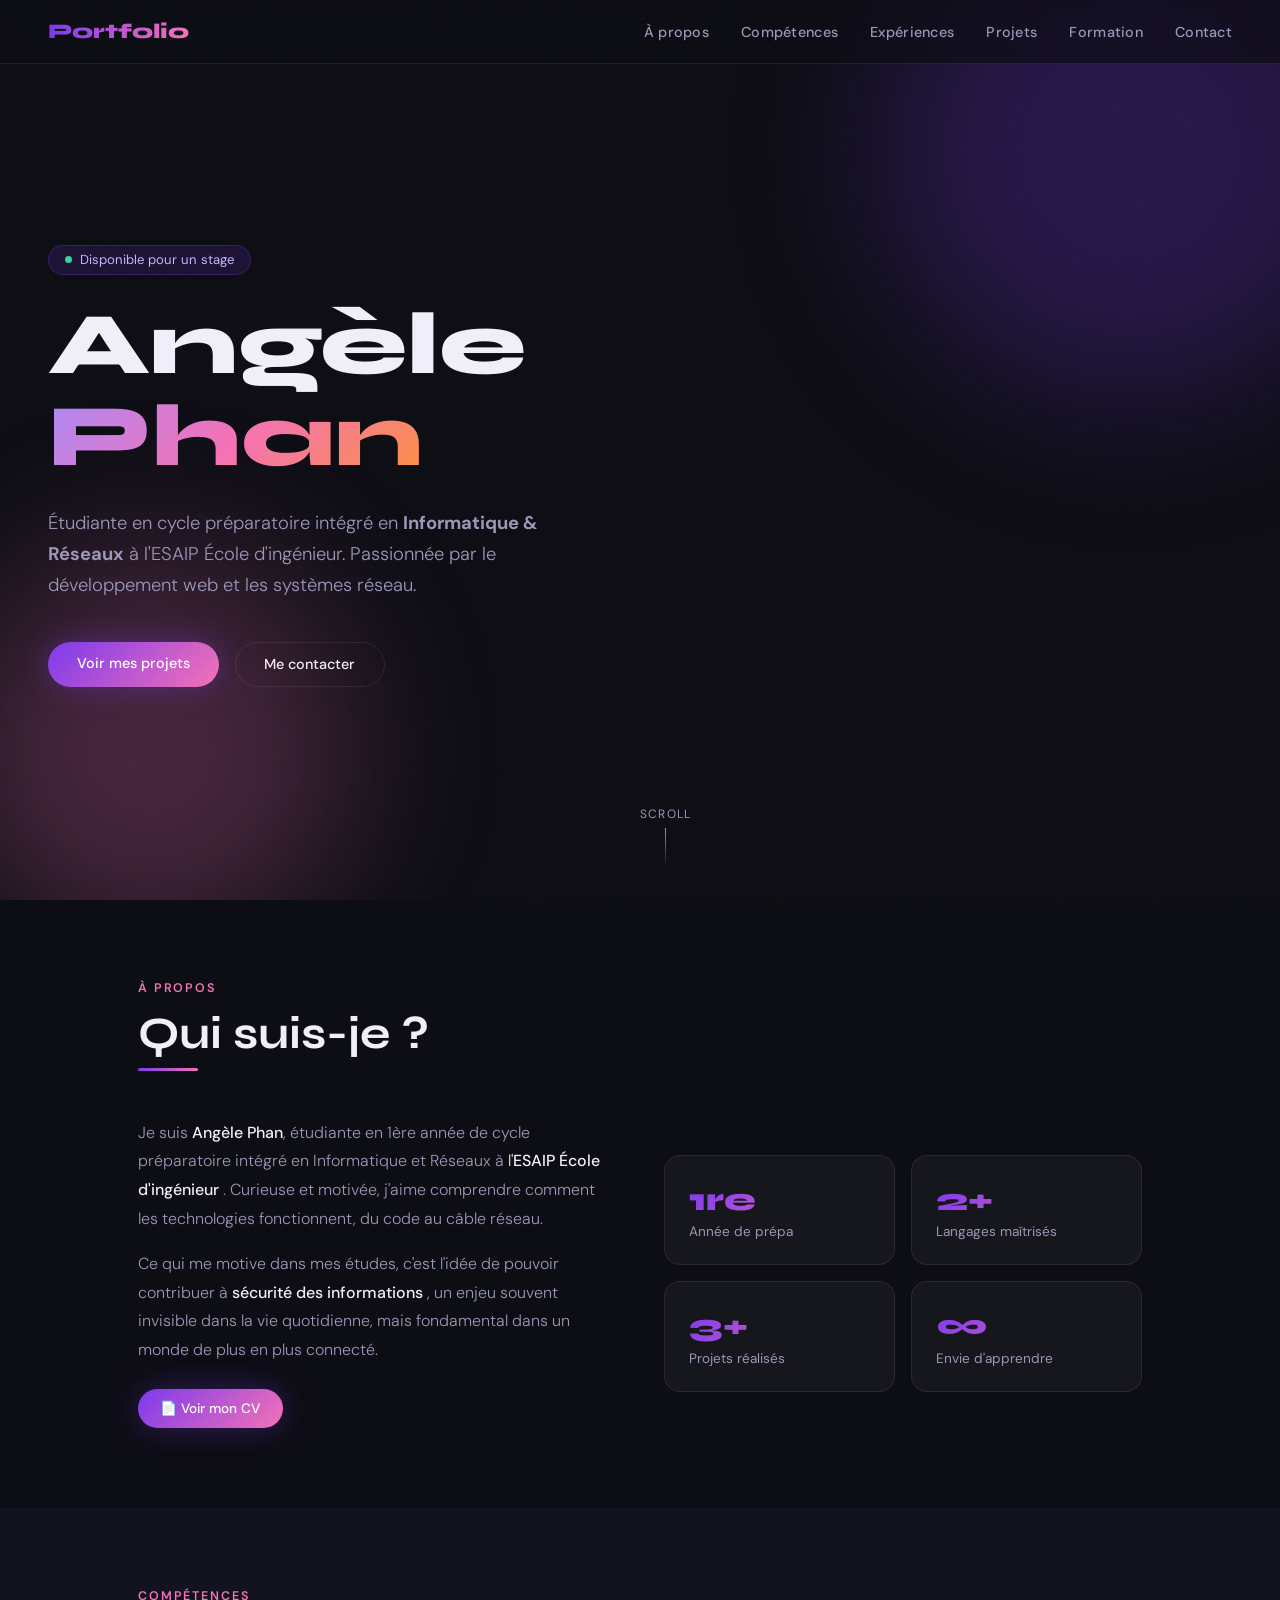
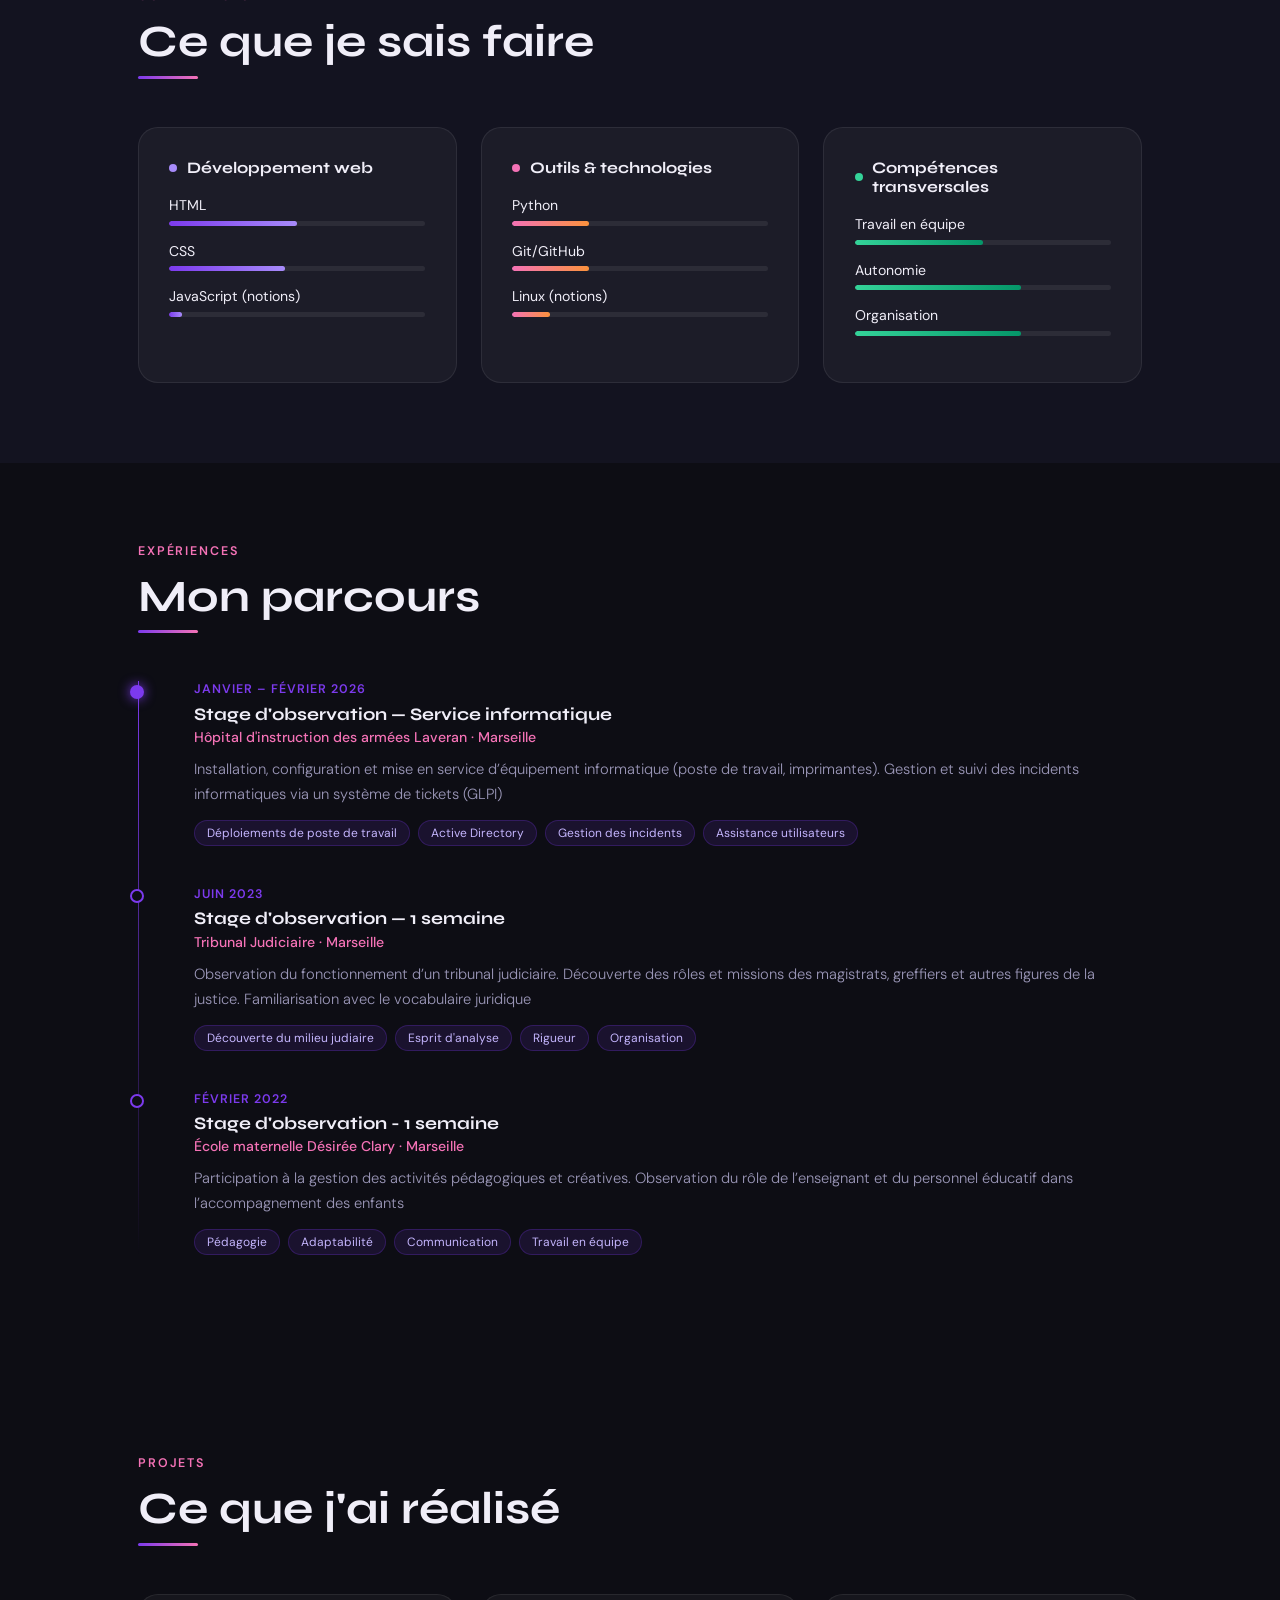
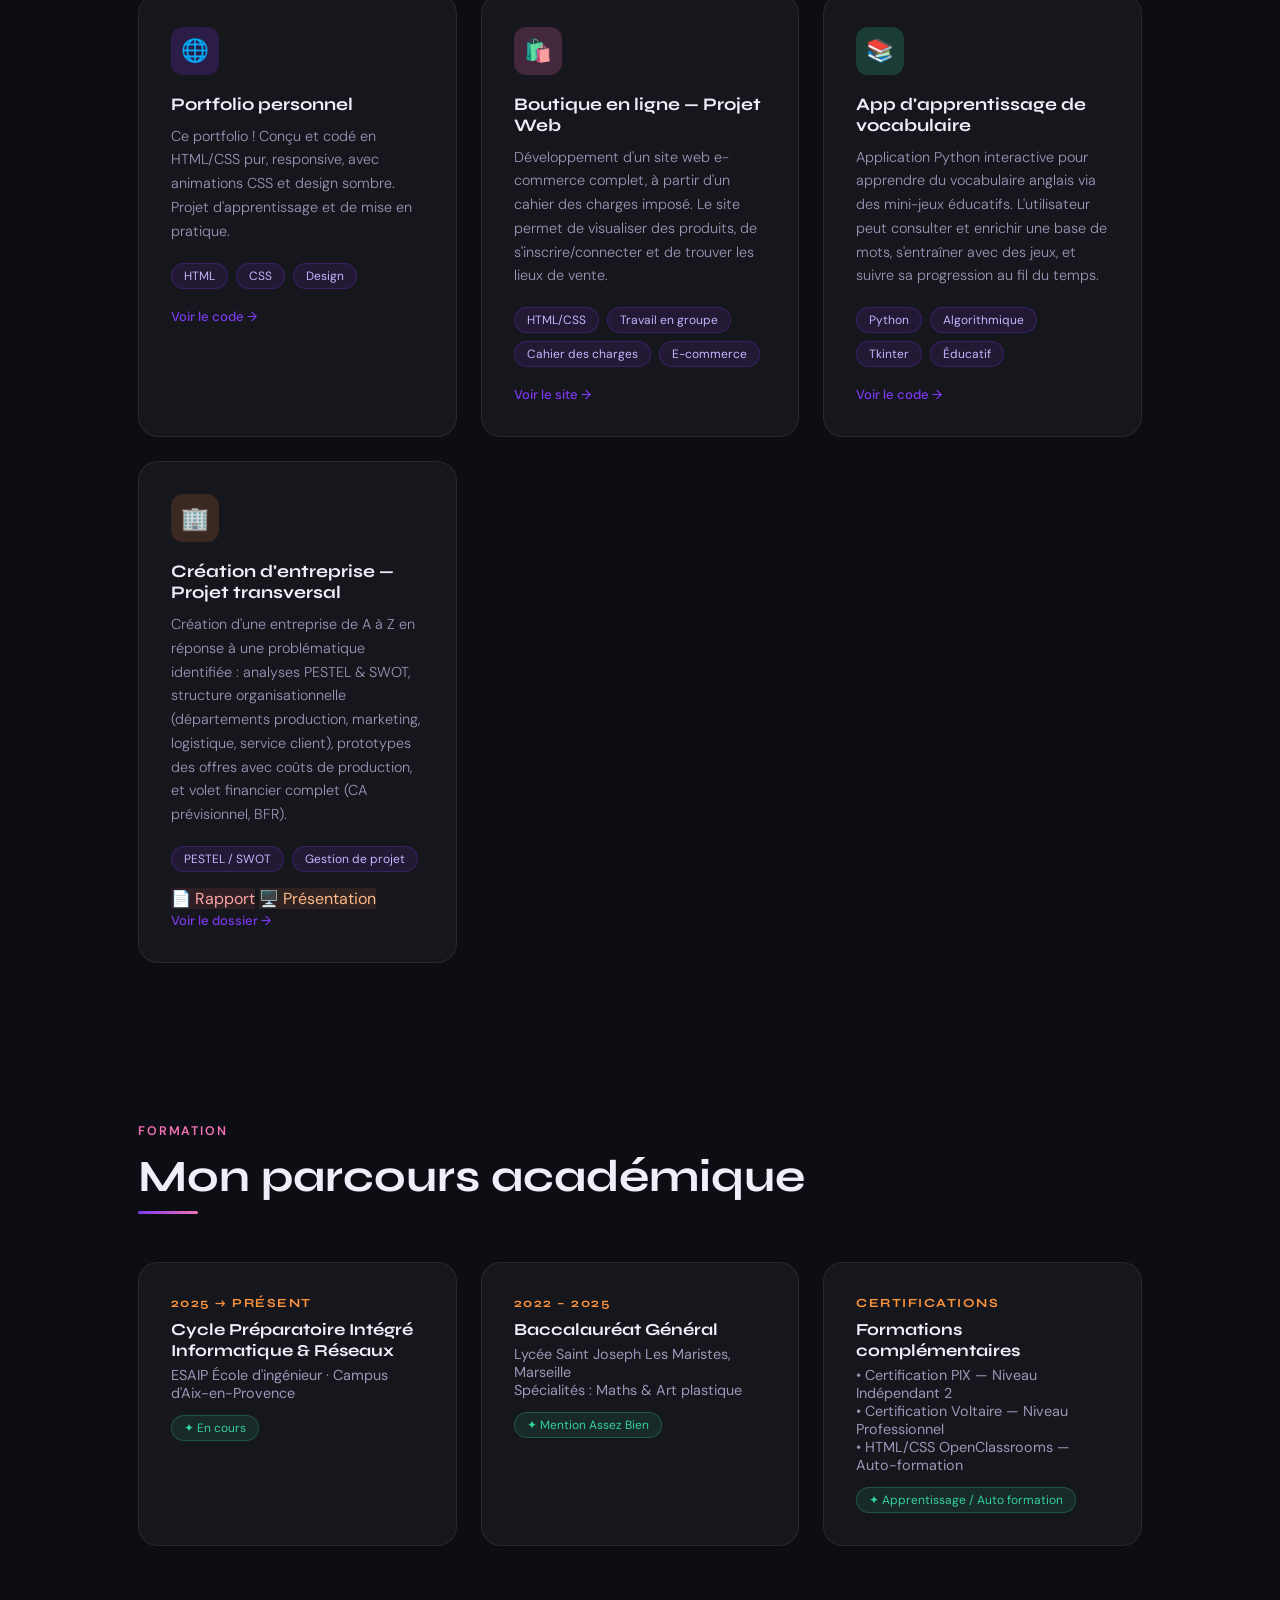
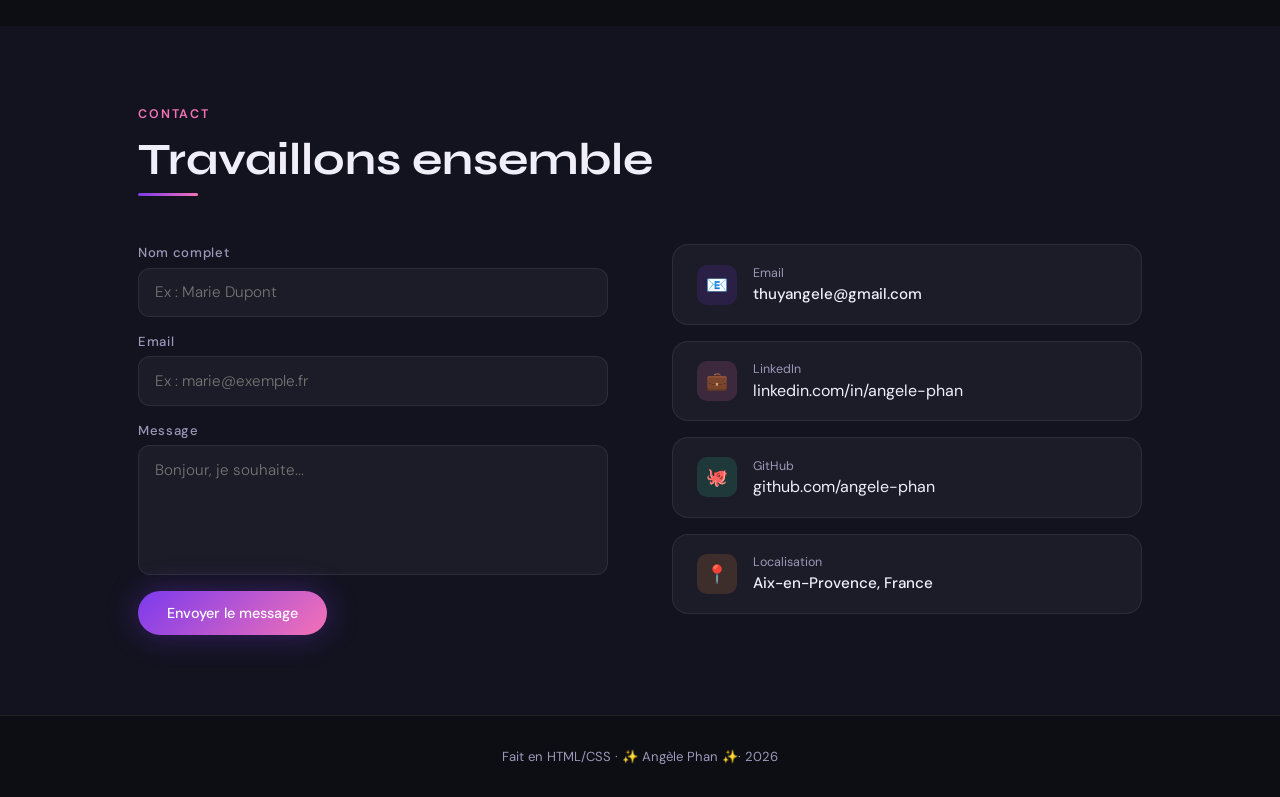
<file: index.html>
<!DOCTYPE html>
<html lang="fr">
<head>
  <meta charset="UTF-8" />
  <meta name="viewport" content="width=device-width, initial-scale=1.0"/>
  <title>Portfolio — Angèle Phan</title>
  <link href="https://fonts.googleapis.com/css2?family=Syne:wght@400;600;700;800&family=DM+Sans:ital,wght@0,300;0,400;0,500;1,300&display=swap" 
  rel="stylesheet"/>
  <link rel="stylesheet" href="styles.css">

</head>
<body>
 
  <!-- NAV -->
  <nav>
    <div class="nav-logo">Portfolio </div>
    <ul>
      <li><a href="#about">À propos</a></li>
      <li><a href="#skills">Compétences</a></li>
      <li><a href="#experience">Expériences</a></li>
      <li><a href="#projects">Projets</a></li>
      <li><a href="#formation">Formation</a></li>
      <li><a href="#contact">Contact</a></li>
    </ul>
  </nav>

  <!-- HERO -->
  <div id="hero">
    <div class="blob blob-1"></div>
    <div class="blob blob-2"></div>
    <div class="hero-inner">
      <div class="hero-tag">Disponible pour un stage</div>
      <h1>Angèle<br><span class="grad">Phan </span></h1>
      <p class="hero-sub">
        Étudiante en cycle préparatoire intégré en <strong>Informatique & Réseaux</strong> à l'ESAIP École d'ingénieur.
        Passionnée par le développement web et les systèmes réseau.
      </p>
      <div class="hero-btns">
        <a href="#projects" class="btn btn-primary">Voir mes projets</a>
        <a href="#contact" class="btn btn-outline">Me contacter</a>
      </div>
    </div>
    <div class="hero-scroll">
      <span>Scroll</span>
      <div class="scroll-line"></div>
    </div>
  </div>

  <!-- ABOUT -->
  <section id="about">
    <div class="section-label">À propos</div>
    <h2 class="section-title">Qui suis-je ?</h2>
    <div class="section-line"></div>
    <div class="about-grid">
      <div class="about-text">
        <p>
          Je suis <strong>Angèle Phan</strong>, étudiante en 1ère année de cycle préparatoire intégré 
          en Informatique et Réseaux à <a href="https://www.esaip.org/" target="_blank" style="color: var(--text); text-decoration: none;"> 
            l'<strong>ESAIP École d'ingénieur</strong> </a>. Curieuse et motivée, j'aime comprendre comment les technologies 
          fonctionnent, du code au câble réseau.
        </p>
        <!--
        <p>
          En dehors des cours, je code des petits projets web pour pratiquer le <strong>HTML/CSS</strong> 
          et j'explore le <strong>Python</strong> pour automatiser des tâches du quotidien. 
          J'aime apprendre en faisant.
        </p>
        -->
        <p>
          Ce qui me motive dans mes études, c'est l'idée de pouvoir contribuer à <strong>sécurité des informations</strong> , 
          un enjeu souvent invisible dans la vie quotidienne, mais fondamental dans un monde de plus en plus connecté.
        </p>
        
        <div style="margin-top:1.5rem;">
          <a href="https://www.dropbox.com/scl/fi/mvnaesa1ryqredbvmkary/CV-Ang-le-PHAN-STAGE.pdf?rlkey=klcl9we9r56rt7zc97gp1j2vx&st=7s4zgbva&dl=0" 
          target="_blank" class="btn btn-primary" style="font-size:0.85rem; padding: 0.7rem 1.4rem;">
            📄 Voir mon CV
          </a>
        </div>
      </div>
      <div class="about-stats">
        <div class="stat-card">
          <div class="stat-num">1re</div>
          <div class="stat-label">Année de prépa</div>
        </div>
        <div class="stat-card">
          <div class="stat-num">2+</div>
          <div class="stat-label">Langages maîtrisés</div>
        </div>
        <div class="stat-card">
          <div class="stat-num">3+</div>
          <div class="stat-label">Projets réalisés</div>
        </div>
        <div class="stat-card">
          <div class="stat-num">∞</div>
          <div class="stat-label">Envie d'apprendre</div>
        </div>
      </div>
    </div>
  </section>

  <!-- SKILLS -->
  <div id="skills">
    <div class="inner">
      <div class="section-label">Compétences</div>
      <h2 class="section-title">Ce que je sais faire</h2>
      <div class="section-line"></div>
      <div class="skills-grid">

        <div class="skill-category">
          <div class="skill-cat-title">
            <div class="skill-dot" style="background:#A78BFA"></div>
            Développement web
          </div>
          <div class="skill-item">
            <div class="skill-info">
              <span class="skill-name">HTML</span>
              <!--<span class="skill-pct">50%</span>-->
            </div>
            <div class="skill-bar">
              <div class="skill-fill" data-w="50" style="background: linear-gradient(90deg, #7C3AED, #A78BFA)"></div>
            </div>
          </div>
          <div class="skill-item">
            <div class="skill-info">
              <span class="skill-name">CSS</span>
              <!--<span class="skill-pct">45%</span>-->
            </div>
            <div class="skill-bar">
              <div class="skill-fill" data-w="45" style="background: linear-gradient(90deg, #7C3AED, #A78BFA)"></div>
            </div>
          </div>
          <div class="skill-item">
            <div class="skill-info">
              <span class="skill-name">JavaScript (notions)</span>
              <!--<span class="skill-pct">10%</span>-->
            </div>
            <div class="skill-bar">
              <div class="skill-fill" data-w="5" style="background: linear-gradient(90deg, #7C3AED, #A78BFA)"></div>
            </div>
          </div>
        </div>

        <div class="skill-category">
          <div class="skill-cat-title">
            <div class="skill-dot" style="background:#F472B6"></div>
            Outils & technologies
          </div>
          <div class="skill-item">
            <div class="skill-info">
              <span class="skill-name">Python</span>
              <!--<span class="skill-pct">30%</span>-->
            </div>
            <div class="skill-bar">
              <div class="skill-fill" data-w="30" style="background: linear-gradient(90deg, #F472B6, #FB923C)"></div>
            </div>
          </div>
          <div class="skill-item">
            <div class="skill-info">
              <span class="skill-name">Git/GitHub</span>
              <!--<span class="skill-pct">30%</span>-->
            </div>
            <div class="skill-bar">
              <div class="skill-fill" data-w="30" style="background: linear-gradient(90deg, #F472B6, #FB923C)"></div>
            </div>
          </div>
          <div class="skill-item">
            <div class="skill-info">
              <span class="skill-name">Linux (notions)</span>
              <!--<span class="skill-pct">20%</span>-->
            </div>
            <div class="skill-bar">
              <div class="skill-fill" data-w="15" style="background: linear-gradient(90deg, #F472B6, #FB923C)"></div>
            </div>
          </div>
        </div>

        <div class="skill-category">
          <div class="skill-cat-title">
            <div class="skill-dot" style="background:#34D399"></div>
          Compétences transversales
          </div>
          <div class="skill-item">
            <div class="skill-info">
              <span class="skill-name"> Travail en équipe </span>
              <!--<span class="skill-pct">50%</span>-->
            </div>
            <div class="skill-bar">
              <div class="skill-fill" data-w="50" style="background: linear-gradient(90deg, #34D399, #059669)"></div>
            </div>
          </div>
          <div class="skill-item">
            <div class="skill-info">
              <span class="skill-name">Autonomie</span>
              <!--<span class="skill-pct">65%</span>-->
            </div>
            <div class="skill-bar">
              <div class="skill-fill" data-w="65" style="background: linear-gradient(90deg, #34D399, #059669)"></div>
            </div>
          </div>
          <div class="skill-item">
            <div class="skill-info">
              <span class="skill-name">Organisation </span>
              <!--<span class="skill-pct">45%</span>-->
            </div>
            <div class="skill-bar">
              <div class="skill-fill" data-w="65" style="background: linear-gradient(90deg, #34D399, #059669)"></div>
            </div>
          </div>
        </div>

      </div>
    </div>
  </div>

  <!-- EXPERIENCE --> 
  <section id="experience">
    <div class="section-label">Expériences</div>
    <h2 class="section-title">Mon parcours</h2>
    <div class="section-line"></div>
    <div class="timeline">

      <div class="timeline-item">
        <div class="timeline-dot active"></div>
        <div class="t-date">Janvier – Février 2026</div>
        
        <div class="t-title">Stage d'observation — Service informatique</div>
        <div class="t-company"> <a href="https://hialaveran.sante.defense.gouv.fr/" target="_blank" style=" text-decoration: none; color: #F472B6;"> 
             Hôpital d'instruction des armées Laveran · Marseille </a></div>
        <div class="t-desc">
          Installation, configuration et mise en service d’équipement informatique (poste de travail, imprimantes).
          Gestion et suivi des incidents informatiques via un système de tickets (GLPI) 
        </div>
        <div class="t-tags">
          <span class="tag">Déploiements de poste de travail </span>
          <span class="tag">Active Directory </span>
          <span class="tag">Gestion des incidents</span>
          <span class="tag"> Assistance utilisateurs </span>
        </div>
      </div>

      <div class="timeline-item">
        <div class="timeline-dot"></div>
        <div class="t-date">Juin 2023</div>
        <div class="t-title">Stage d'observation — 1 semaine</div>

        <div class="t-company"> <a href="https://www.justice.gouv.fr/annuaire/fiche/tribunal-judiciaire-de-marseille" target="_blank" style=" text-decoration: none; color: #F472B6;"> 
            Tribunal Judiciaire · Marseille</a></div>
        <div class="t-desc">
          Observation du fonctionnement d’un tribunal judiciaire.
          Découverte des rôles et missions des magistrats, greffiers et autres figures de la justice.
          Familiarisation avec le vocabulaire juridique
        </div>
        <div class="t-tags">
          <span class="tag">Découverte du milieu judiaire</span>
          <span class="tag">Esprit d'analyse </span>
          <span class="tag">Rigueur </span>
          <span class="tag">Organisation </span>
        </div>
      </div>

      <div class="timeline-item">
        <div class="timeline-dot"></div>
        <div class="t-date">Février 2022</div>
        <div class="t-title">Stage d'observation - 1 semaine </div> 
        <div class="t-company"> <a href="https://www.education.gouv.fr/annuaire/13002/marseille-2e-arrondissement/ecole/0133819f/ecole-maternelle-desiree-clary.html" target="_blank" style=" text-decoration: none; color: #F472B6;"> 
          École maternelle Désirée Clary · Marseille</a></div>
        <div class="t-desc"> 
          Participation à la gestion des activités pédagogiques et créatives.
          Observation du rôle de l’enseignant et du personnel éducatif dans l’accompagnement des enfants
          
        </div>
        <div class="t-tags">
          <span class="tag">Pédagogie</span>
          <span class="tag">Adaptabilité</span>
          <span class="tag">Communication</span>
          <span class="tag">Travail en équipe</span>
        </div>
      </div>

    </div>
  </section>

  <!-- PROJECTS -->
  <section id="projects">
    <div class="section-label">Projets</div>
    <h2 class="section-title">Ce que j'ai réalisé</h2>
    <div class="section-line"></div>
    <div class="projects-grid">

      <div class="project-card p1">
        <div class="project-icon">🌐</div>
        <div class="project-title">Portfolio personnel</div>
        <div class="project-desc">
          Ce portfolio ! Conçu et codé en HTML/CSS pur, responsive, 
          avec animations CSS et design sombre. Projet d'apprentissage et de mise en pratique.
        </div>
        <div class="t-tags" style="margin-bottom:1rem;">
          <span class="tag">HTML</span>
          <span class="tag">CSS</span>
          <span class="tag">Design</span>
        </div>
        <a href="#" class="project-link">Voir le code →</a>
      </div>

      <div class="project-card p2">
        <div class="project-icon">🛍️</div>
        <div class="project-title">Boutique en ligne — Projet Web</div>
        <div class="project-desc">
          Développement d'un site web e-commerce complet, à partir d'un cahier des charges imposé. 
          Le site permet de visualiser des produits, de s'inscrire/connecter et de trouver les lieux de vente.
          
        </div>
        <div class="t-tags" style="margin-bottom:1rem;">
          <span class="tag">HTML/CSS</span>
          <span class="tag">Travail en groupe</span>
          <span class="tag">Cahier des charges</span>
          <span class="tag">E-commerce</span>
        </div>
        <a href="https://faustine-rubio.github.io/site-web-tecnordi/" class="project-link">Voir le site →</a>
      </div>

      <div class="project-card p3">
        <div class="project-icon">📚</div>
        <div class="project-title">App d'apprentissage de vocabulaire</div>
        <div class="project-desc">
          Application Python interactive pour apprendre du vocabulaire anglais via des mini-jeux éducatifs. 
          L'utilisateur peut consulter et enrichir une base de mots, s'entraîner avec des jeux, 
          et suivre sa progression au fil du temps.
        </div>
        <div class="t-tags" style="margin-bottom:1rem;">
          <span class="tag">Python</span>
          <span class="tag">Algorithmique</span>
          <span class="tag">Tkinter</span>
          <span class="tag">Éducatif</span>
        </div>
        <a href="coming-soon.html" class="project-link">Voir le code →</a>
      </div>

      <div class="project-card p1">
        <div class="project-icon" style="background:rgba(251,146,60,0.15);">🏢</div>
        <div class="project-title">Création d'entreprise — Projet transversal</div>
        <div class="project-desc">
          Création d'une entreprise de A à Z en réponse à une problématique identifiée : 
          analyses PESTEL & SWOT, structure organisationnelle (départements production, marketing, logistique, service client), 
          prototypes des offres avec coûts de production, et volet financier complet (CA prévisionnel, BFR).
        </div>
        <div class="t-tags" style="margin-bottom:1rem;">
          <span class="tag">PESTEL / SWOT</span>
          <span class="tag">Gestion de projet</span>
        </div>
        <!--<a href="LIEN_EXCEL" target="_blank" style="text-decoration: none" class="doc-btn blue">📊 Tableur Excel</a> -->
        <a href="https://www.dropbox.com/scl/fi/r0wmyofup1t0fkpnidy3b/Rapport-Fonctionnement-de-l-entreprise.docx?rlkey=e4gzt9fl1cwoml8eqkgsjq2bp&st=14ibxx5k&dl=0" 
        target="_blank" style="text-decoration: none" class="doc-btn red">
        📄 Rapport</a> 

        <a href="https://www.dropbox.com/scl/fi/myknugyp3vwopqgj2lh55/Pr-sentation-fonctionnement-de-l-entreprise.pdf?rlkey=fuvmcngmnpcrpr6eicp54jhws&st=tti41x74&dl=0" 
        target="_blank" style="text-decoration: none" class="doc-btn orange">
          🖥️ Présentation</a>

        <a href="#" class="project-link">Voir le dossier → </a>
      </div>

    </div>
  </section>

  <!-- FORMATION -->
  <section id="formation">
    <div class="section-label">Formation</div>
    <h2 class="section-title">Mon parcours académique</h2>
    <div class="section-line"></div>
    <div class="formation-grid">

      <div class="formation-card">
        <div class="formation-year">2025 → Présent</div>
        <div class="formation-title">Cycle Préparatoire Intégré<br>Informatique & Réseaux</div>
        <div class="formation-school">ESAIP École d'ingénieur · Campus d'Aix-en-Provence</div>
        <div class="formation-badge">✦ En cours</div>
      </div>

      <div class="formation-card">
        <div class="formation-year">2022 – 2025</div>
        <div class="formation-title">Baccalauréat Général</div>
        <div class="formation-school">Lycée Saint Joseph Les Maristes, Marseille<br>
          Spécialités : Maths & Art plastique</div>
        <div class="formation-badge">✦ Mention Assez Bien</div>
      </div>

      <div class="formation-card">
        <div class="formation-year">Certifications</div>
        <div class="formation-title">Formations complémentaires</div>
        <div class="formation-school">
          • Certification PIX — Niveau Indépendant 2<br>
          • Certification Voltaire — Niveau Professionnel<br>
          • HTML/CSS OpenClassrooms — Auto-formation
        </div>
        <div class="formation-badge">✦ Apprentissage / Auto formation</div>
      </div>

    </div>
  </section>
 
  <!-- CONTACT -->
  <div id="contact">
    <div class="inner">
      <div class="section-label">Contact</div>
      <h2 class="section-title">Travaillons ensemble</h2>
      <div class="section-line"></div>
      <div class="contact-grid">

        <form class="contact-form" action="https://formspree.io/f/xrevgnjd" method="post">
          <div class="form-group">
            <label>Nom complet</label>
            <input type="text" placeholder="Ex : Marie Dupont" />
          </div>
          <div class="form-group">
            <label>Email</label>
            <input type="email" placeholder="Ex : marie@exemple.fr" />
          </div>
          <div class="form-group">
            <label>Message</label>
            <textarea placeholder="Bonjour, je souhaite..."></textarea>
          </div>
          <button type="submit" class="btn btn-primary" style="align-self:flex-start;">Envoyer le message</button>
        </form>

        <div class="contact-info">

          <div class="contact-item">
            <div class="ci-icon" style="background:rgba(124,58,237,0.15);">📧</div>
            <div>
              <div class="ci-label">Email</div>
              <div class="ci-value">thuyangele@gmail.com</div>
            </div>
          </div>

          <a href="https://www.linkedin.com/in/angele-phan"  target="_blank" style="color: var(--text); text-decoration: none;">
          <div class="contact-item">
            <div class="ci-icon" style="background:rgba(244,114,182,0.15);">💼</div>
            <div>
              <div class="ci-label">LinkedIn</div>
              linkedin.com/in/angele-phan
            </div>
          </div>
          </a>

          <a href="https://github.com/angele-phan" target="_blank" style="color: var(--text); text-decoration: none;">
          
            <div class="contact-item">
            <div class="ci-icon" style="background:rgba(52,211,153,0.15);">🐙</div>
            <div>
              <div class="ci-label">GitHub</div>
                github.com/angele-phan <!--Texte que je mets dans la div -->
            </div>
          </div>

          </a>


          <div class="contact-item">
            <div class="ci-icon" style="background:rgba(251,146,60,0.15);">📍</div>
            <div>
              <div class="ci-label">Localisation</div>
              <div class="ci-value">Aix-en-Provence, France</div>
            </div>
          </div>

        </div>

      </div>
    </div>
  </div>

  <!-- FOOTER -->
  <footer>
    Fait en HTML/CSS · ✨ Angèle Phan ✨· 2026
  </footer>

  <script>
    // Animate skill bars on scroll
    const fills = document.querySelectorAll('.skill-fill');
    const observer = new IntersectionObserver((entries) => {
      entries.forEach(e => {
        if (e.isIntersecting) {
          fills.forEach(f => { f.style.width = f.dataset.w + '%'; });
          observer.disconnect();
        }
      });
    }, { threshold: 0.3 });
    const skillSection = document.querySelector('#skills');
    if (skillSection) observer.observe(skillSection);

    // Animate timeline items
    const tlItems = document.querySelectorAll('.timeline-item');
    const tlObserver = new IntersectionObserver((entries) => {
      entries.forEach((e, i) => {
        if (e.isIntersecting) {
          e.target.style.animationDelay = (i * 0.1) + 's';
          e.target.style.animationPlayState = 'running';
        }
      });
    }, { threshold: 0.1 });
    tlItems.forEach(item => {
      item.style.animationPlayState = 'paused';
      tlObserver.observe(item);
    });
  </script>

</body>
</html>
</file>
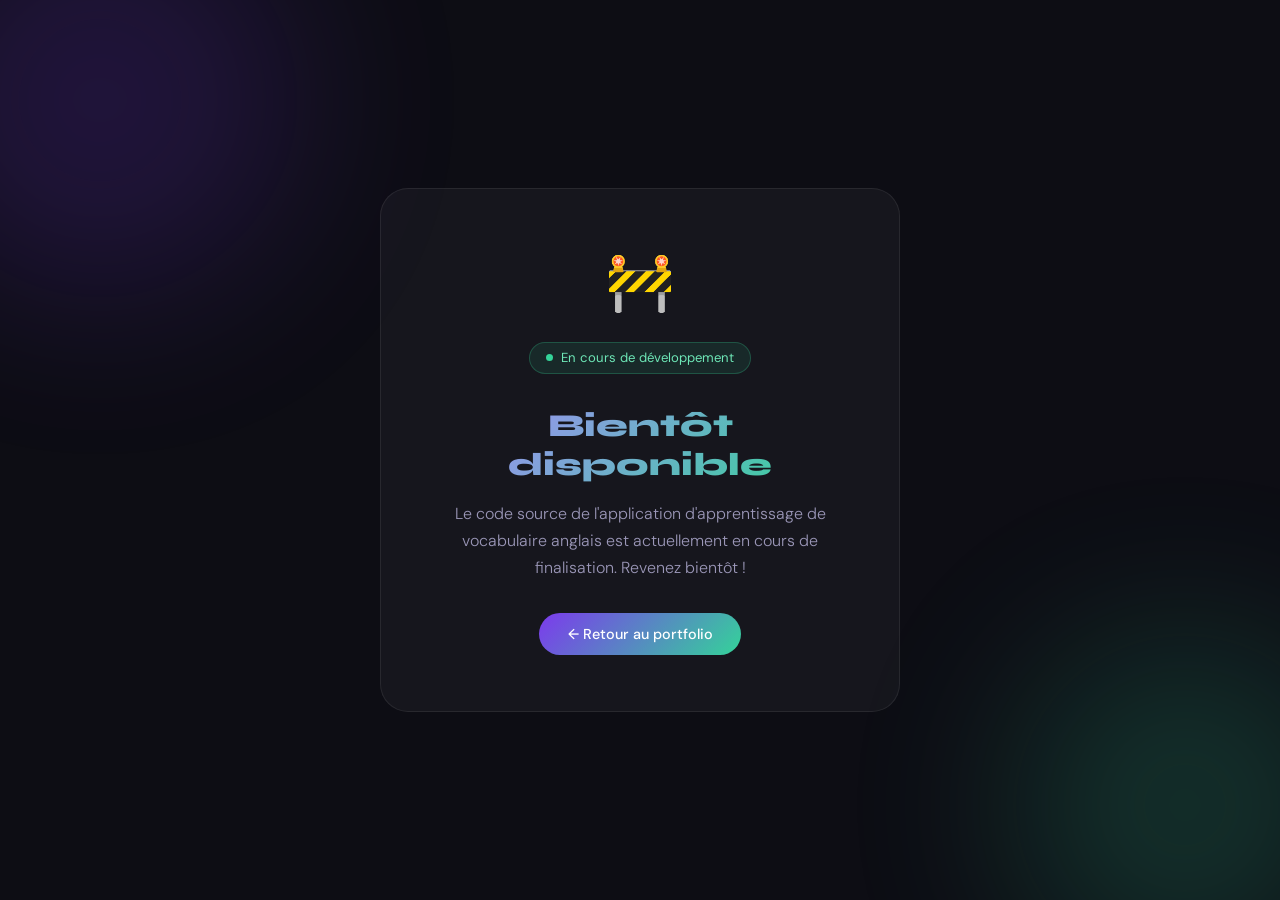
<file: coming-soon.html>
<!DOCTYPE html>
<html lang="fr">
<head>
  <meta charset="UTF-8"/>
  <meta name="viewport" content="width=device-width, initial-scale=1.0"/>
  <title>Bientôt disponible — Angèle Phan</title>
  <link href="https://fonts.googleapis.com/css2?family=Syne:wght@700;800&family=DM+Sans:wght@300;400;500&display=swap" rel="stylesheet"/>
  <style>
    *, *::before, *::after { box-sizing: border-box; margin: 0; padding: 0; }

    body {
      font-family: 'DM Sans', sans-serif;
      background: #0D0D14;
      color: #F0EEF8;
      min-height: 100vh;
      display: flex;
      flex-direction: column;
      align-items: center;
      justify-content: center;
      text-align: center;
      padding: 2rem;
      overflow: hidden;
    }

    .blob {
      position: fixed;
      border-radius: 50%;
      filter: blur(90px);
      opacity: 0.18;
      pointer-events: none;
    }

    .b1 { width: 400px; height: 400px; background: #7C3AED; top: -100px; left: -100px; }
    .b2 { width: 350px; height: 350px; background: #34D399; bottom: -80px; right: -80px; }

    .card {
      position: relative;
      z-index: 1;
      background: rgba(255,255,255,0.04);
      border: 1px solid rgba(255,255,255,0.08);
      border-radius: 28px;
      padding: 3.5rem 4rem;
      max-width: 520px;
      width: 100%;
    }

    .icon {
      font-size: 3.5rem;
      margin-bottom: 1.5rem;
      animation: float 3s ease-in-out infinite;
    }

    @keyframes float {
      0%, 100% { transform: translateY(0); }
      50% { transform: translateY(-10px); }
    }

    h1 {
      font-family: 'Syne', sans-serif;
      font-size: 2rem;
      font-weight: 800;
      margin-bottom: 1rem;
      background: linear-gradient(135deg, #A78BFA, #34D399);
      -webkit-background-clip: text;
      -webkit-text-fill-color: transparent;
      background-clip: text;
    }

    p {
      color: #9B97B8;
      font-size: 1rem;
      line-height: 1.7;
      font-weight: 300;
      margin-bottom: 2rem;
    }

    .badge {
      display: inline-flex;
      align-items: center;
      gap: 0.5rem;
      background: rgba(52,211,153,0.1);
      border: 1px solid rgba(52,211,153,0.25);
      color: #6EE7B7;
      font-size: 0.82rem;
      padding: 0.4rem 1rem;
      border-radius: 999px;
      margin-bottom: 2rem;
    }

    .dot {
      width: 7px; height: 7px;
      border-radius: 50%;
      background: #34D399;
      animation: pulse 2s ease infinite;
    }

    @keyframes pulse {
      0%,100% { opacity:1; transform:scale(1); }
      50% { opacity:0.4; transform:scale(1.4); }
    }

    .back-btn {
      display: inline-flex;
      align-items: center;
      gap: 0.5rem;
      background: linear-gradient(135deg, #7C3AED, #34D399);
      color: #fff;
      text-decoration: none;
      padding: 0.75rem 1.8rem;
      border-radius: 999px;
      font-size: 0.9rem;
      font-weight: 500;
      transition: transform 0.2s, box-shadow 0.2s;
    }

    .back-btn:hover {
      transform: translateY(-2px);
      box-shadow: 0 0 30px rgba(124,58,237,0.4);
    }
  </style>
</head>
<body>
  <div class="blob b1"></div>
  <div class="blob b2"></div>

  <div class="card">
    <div class="icon">🚧</div>
    <div class="badge"><div class="dot"></div> En cours de développement</div>
    <h1>Bientôt disponible</h1>
    <p>
      Le code source de l'application d'apprentissage de vocabulaire anglais 
      est actuellement en cours de finalisation. Revenez bientôt !
    </p>
    <a href="index.html" class="back-btn"> ← Retour au portfolio</a>
  </div>
</body>
</html>
</file>
<file: styles.css>
*, *::before, *::after { box-sizing: border-box; margin: 0; padding: 0; }

    :root {
      --c1: #7C3AED;
      --c2: #F472B6;
      --c3: #FB923C;
      --c4: #34D399;
      --bg: #0D0D14;
      --bg2: #131320;
      --bg3: #1C1C2E;
      --text: #F0EEF8;
      --muted: #9B97B8;
      --card: rgba(255,255,255,0.04);
      --border: rgba(255,255,255,0.08);
    }
 
    html { scroll-behavior: smooth; }

    body {
      font-family: 'DM Sans', sans-serif;
      background: var(--bg);
      color: var(--text);
      overflow-x: hidden;
    }

    /* ── NOISE OVERLAY ── */
    body::before {
      content: '';
      position: fixed;
      inset: 0;
      background-image: url("data:image/svg+xml,%3Csvg viewBox='0 0 256 256' xmlns='http://www.w3.org/2000/svg'%3E%3Cfilter id='n'%3E%3CfeTurbulence type='fractalNoise' baseFrequency='0.9' numOctaves='4' stitchTiles='stitch'/%3E%3C/filter%3E%3Crect width='100%25' height='100%25' filter='url(%23n)' opacity='0.04'/%3E%3C/svg%3E");
      pointer-events: none;
      z-index: 0;
      opacity: 0.5;
    }

    /* ── NAV ── */
    nav {
      position: fixed;
      top: 0; left: 0; right: 0;
      z-index: 100;
      display: flex;
      justify-content: space-between;
      align-items: center;
      padding: 1.2rem 3rem;
      background: rgba(13,13,20,0.7);
      backdrop-filter: blur(14px);
      border-bottom: 1px solid var(--border);
    }

    .nav-logo {
      font-family: 'Syne', sans-serif;
      font-weight: 800;
      font-size: 1.3rem;
      background: linear-gradient(90deg, var(--c1), var(--c2));
      -webkit-background-clip: text;
      -webkit-text-fill-color: transparent;
      background-clip: text;
    }

    nav ul {
      list-style: none;
      display: flex;
      gap: 2rem;
    }

    nav a {
      color: var(--muted);
      text-decoration: none;
      font-size: 0.9rem;
      font-weight: 500;
      transition: color 0.2s;
      letter-spacing: 0.02em;
    }

    nav a:hover { color: var(--text); }

    /* ── BLOBS ── */
    .blob {
      position: absolute;
      border-radius: 50%;
      filter: blur(80px);
      opacity: 0.25;
      pointer-events: none;
    }

    /* ── HERO ── */
    #hero {
      position: relative;
      min-height: 100vh;
      display: flex;
      align-items: center;
      padding: 6rem 3rem 4rem;
      overflow: hidden;
    }

    .blob-1 { width: 500px; height: 500px; background: var(--c1); top: -100px; right: -100px; }
    .blob-2 { width: 400px; height: 400px; background: var(--c2); bottom: -50px; left: -50px; }

    .hero-inner {
      position: relative;
      z-index: 1;
      max-width: 750px;
    }

    .hero-tag {
      display: inline-flex;
      align-items: center;
      gap: 0.5rem;
      background: rgba(124,58,237,0.15);
      border: 1px solid rgba(124,58,237,0.3);
      border-radius: 999px;
      padding: 0.35rem 1rem;
      font-size: 0.82rem;
      color: #C4B5FD;
      margin-bottom: 1.5rem;
      animation: fadeUp 0.6s ease both;
    }

    .hero-tag::before {
      content: '';
      width: 7px; height: 7px;
      border-radius: 50%;
      background: var(--c4);
      animation: pulse 2s ease infinite;
    }

    @keyframes pulse {
      0%,100% { opacity:1; transform:scale(1); }
      50% { opacity:0.4; transform:scale(1.4); }
    }

    h1 {
      font-family: 'Syne', sans-serif;
      font-size: clamp(3rem, 7vw, 5.5rem);
      font-weight: 800;
      line-height: 1.05;
      animation: fadeUp 0.6s 0.1s ease both;
    }

    .grad {
      background: linear-gradient(135deg, #A78BFA 0%, #F472B6 50%, #FB923C 100%);
      -webkit-background-clip: text;
      -webkit-text-fill-color: transparent;
      background-clip: text;
    }

    .hero-sub {
      font-size: 1.15rem;
      color: var(--muted);
      margin: 1.5rem 0 2.5rem;
      max-width: 500px;
      line-height: 1.7;
      font-weight: 300;
      animation: fadeUp 0.6s 0.2s ease both;
    }

    .hero-btns {
      display: flex;
      gap: 1rem;
      flex-wrap: wrap;
      animation: fadeUp 0.6s 0.3s ease both;
    }

    .btn {
      display: inline-block;
      padding: 0.8rem 1.8rem;
      border-radius: 999px;
      font-family: 'DM Sans', sans-serif;
      font-size: 0.9rem;
      font-weight: 500;
      text-decoration: none;
      transition: transform 0.2s, box-shadow 0.2s;
      cursor: pointer;
      border: none;
    }

    .btn:hover { transform: translateY(-2px); }

    .btn-primary {
      background: linear-gradient(135deg, var(--c1), var(--c2));
      color: #fff;
      box-shadow: 0 0 30px rgba(124,58,237,0.35);
    }

    .btn-primary:hover { box-shadow: 0 0 40px rgba(124,58,237,0.55); }

    .btn-outline {
      background: transparent;
      color: var(--text);
      border: 1px solid var(--border);
    }

    .btn-outline:hover { border-color: rgba(255,255,255,0.25); background: var(--card); }

    .hero-scroll {
      position: absolute;
      bottom: 2rem;
      left: 50%;
      transform: translateX(-50%);
      display: flex;
      flex-direction: column;
      align-items: center;
      gap: 0.4rem;
      color: var(--muted);
      font-size: 0.75rem;
      letter-spacing: 0.1em;
      text-transform: uppercase;
      animation: fadeUp 0.6s 0.5s ease both;
    }

    .scroll-line {
      width: 1px;
      height: 40px;
      background: linear-gradient(to bottom, var(--muted), transparent);
      animation: scrollDown 1.5s ease infinite;
    }

    @keyframes scrollDown {
      0% { transform: scaleY(0); transform-origin: top; }
      50% { transform: scaleY(1); transform-origin: top; }
      51% { transform: scaleY(1); transform-origin: bottom; }
      100% { transform: scaleY(0); transform-origin: bottom; }
    }

    @keyframes fadeUp {
      from { opacity: 0; transform: translateY(20px); }
      to   { opacity: 1; transform: translateY(0); }
    }

    /* ── SECTIONS ── */
    section {
      position: relative;
      z-index: 1;
      padding: 5rem 3rem;
      max-width: 1100px;
      margin: 0 auto;
    }

    .section-label {
      font-size: 0.78rem;
      font-weight: 600;
      letter-spacing: 0.15em;
      text-transform: uppercase;
      color: var(--c2);
      margin-bottom: 0.75rem;
    }

    .section-title {
      font-family: 'Syne', sans-serif;
      font-size: clamp(1.8rem, 4vw, 2.8rem);
      font-weight: 700;
      line-height: 1.15;
      margin-bottom: 0.5rem;
    }

    .section-line {
      width: 60px;
      height: 3px;
      border-radius: 999px;
      background: linear-gradient(90deg, var(--c1), var(--c2));
      margin-bottom: 3rem;
    }

    /* ── ABOUT ── */
    .about-grid {
      display: grid;
      grid-template-columns: 1fr 1fr;
      gap: 3rem;
      align-items: center;
    }

    .about-text p {
      color: var(--muted);
      line-height: 1.8;
      font-size: 1rem;
      font-weight: 300;
      margin-bottom: 1rem;
    }

    .about-text p strong { color: var(--text); font-weight: 500; }

    .about-stats {
      display: grid;
      grid-template-columns: 1fr 1fr;
      gap: 1rem;
    }

    .stat-card {
      background: var(--card);
      border: 1px solid var(--border);
      border-radius: 16px;
      padding: 1.5rem;
      transition: border-color 0.2s, transform 0.2s;
    }

    .stat-card:hover { border-color: rgba(124,58,237,0.4); transform: translateY(-3px); }

    .stat-num {
      font-family: 'Syne', sans-serif;
      font-size: 2rem;
      font-weight: 800;
      background: linear-gradient(135deg, var(--c1), var(--c2));
      -webkit-background-clip: text;
      -webkit-text-fill-color: transparent;
      background-clip: text;
    }

    .stat-label { color: var(--muted); font-size: 0.85rem; margin-top: 0.3rem; }

    /* ── SKILLS ── */
    #skills { background: var(--bg2); border-radius: 0; padding: 5rem 0; }
    #skills > .inner { max-width: 1100px; margin: 0 auto; padding: 0 3rem; }

    .skills-grid {
      display: grid;
      grid-template-columns: repeat(auto-fit, minmax(280px, 1fr));
      gap: 1.5rem;
    }

    .skill-category {
      background: var(--card);
      border: 1px solid var(--border);
      border-radius: 20px;
      padding: 1.9rem;
      transition: transform 0.2s;
    }

    .skill-category:hover { transform: translateY(-4px); }

    .skill-cat-title {
      font-family: 'Syne', sans-serif;
      font-size: 1rem;
      font-weight: 700;
      margin-bottom: 1.2rem;
      display: flex;
      align-items: center;
      gap: 0.6rem;
    }

    .skill-dot {
      width: 8px; height: 8px;
      border-radius: 50%;
      flex-shrink: 0;
    }

    .skill-item {
      margin-bottom: 1rem;
    }

    .skill-info {
      display: flex;
      justify-content: space-between;
      margin-bottom: 0.4rem;
      font-size: 0.88rem;
    }

    .skill-name { color: var(--text); }
    .skill-pct  { color: var(--muted); }

    .skill-bar {
      height: 5px;
      background: rgba(255,255,255,0.07);
      border-radius: 999px;
      overflow: hidden;
    }

    .skill-fill {
      height: 100%;
      border-radius: 999px;
      width: 0;
      transition: width 1.2s cubic-bezier(0.4,0,0.2,1);
    }

    /* ── EXPERIENCE ── */
    .timeline {
      position: relative;
      padding-left: 2rem;
    }

    .timeline::before {
      content: '';
      position: absolute;
      left: 0;
      top: 0;
      bottom: 0;
      width: 1px;
      background: linear-gradient(to bottom, var(--c1), transparent);
    }

    .timeline-item {
      position: relative;
      margin-bottom: 2.5rem;
      padding-left: 1.5rem;
      animation: fadeUp 0.5s ease both;
    }

    .timeline-dot {
      position: absolute;
      left: -2.5rem;
      top: 0.2rem;
      width: 14px; height: 14px;
      border-radius: 50%;
      border: 2px solid var(--c1);
      background: var(--bg);
      z-index: 1;
    }

    .timeline-dot.active { background: var(--c1); box-shadow: 0 0 12px var(--c1); }

    .t-date {
      font-size: 0.78rem;
      color: var(--c1);
      font-weight: 600;
      letter-spacing: 0.08em;
      text-transform: uppercase;
      margin-bottom: 0.4rem;
    }

    .t-title {
      font-family: 'Syne', sans-serif;
      font-size: 1.1rem;
      font-weight: 700;
      margin-bottom: 0.2rem;
    }

    .t-company {
      font-size: 0.88rem;
      color: var(--c2);
      font-weight: 500;
      margin-bottom: 0.7rem;
    }

    .t-desc {
      color: var(--muted);
      font-size: 0.92rem;
      line-height: 1.7;
      font-weight: 300;
    }

    .t-tags {
      display: flex;
      flex-wrap: wrap;
      gap: 0.5rem;
      margin-top: 0.8rem;
    }

    .tag {
      background: rgba(124,58,237,0.12);
      border: 1px solid rgba(124,58,237,0.25);
      color: #C4B5FD;
      font-size: 0.75rem;
      padding: 0.25rem 0.75rem;
      border-radius: 999px;
    }

    /* ── PROJECTS ── */
    .projects-grid {
      display: grid;
      grid-template-columns: repeat(auto-fit, minmax(300px, 1fr));
      gap: 1.5rem;
    }

    .project-card {
      background: var(--card);
      border: 1px solid var(--border);
      border-radius: 20px;
      padding: 2rem;
      transition: border-color 0.25s, transform 0.25s;
      position: relative;
      overflow: hidden;
    }

    .project-card::before {
      content: '';
      position: absolute;
      top: 0; left: 0; right: 0;
      height: 2px;
      opacity: 0;
      transition: opacity 0.3s;
    }

    .project-card:hover { transform: translateY(-5px); border-color: rgba(255,255,255,0.15); }
    .project-card:hover::before { opacity: 1; }

    .project-card.p1::before { background: linear-gradient(90deg, var(--c1), var(--c2)); }
    .project-card.p2::before { background: linear-gradient(90deg, var(--c2), var(--c3)); }
    .project-card.p3::before { background: linear-gradient(90deg, var(--c4), var(--c1)); }

    .project-icon {
      width: 48px; height: 48px;
      border-radius: 12px;
      display: flex;
      align-items: center;
      justify-content: center;
      font-size: 1.4rem;
      margin-bottom: 1.2rem;
    }

    .p1 .project-icon { background: rgba(124,58,237,0.2); }
    .p2 .project-icon { background: rgba(244,114,182,0.2); }
    .p3 .project-icon { background: rgba(52,211,153,0.2); }

    .project-title {
      font-family: 'Syne', sans-serif;
      font-size: 1.1rem;
      font-weight: 700;
      margin-bottom: 0.6rem;
    }

    .project-desc {
      color: var(--muted);
      font-size: 0.9rem;
      line-height: 1.65;
      font-weight: 300;
      margin-bottom: 1.2rem;
    }

    .project-link {
      font-size: 0.82rem;
      color: var(--c1);
      text-decoration: none;
      font-weight: 500;
      display: inline-flex;
      align-items: center;
      gap: 0.3rem;
      transition: gap 0.2s;
    }

    .project-link:hover { gap: 0.5rem; }

    /*POUR LES LIENS EN DESSOUS DES PROOJETS*/
    .doc-btn.blue {
      background: rgba(96,165,250,0.1);
      border-color: rgba(96,165,250,0.35);
      color: #93C5FD;        /* bleu clair */
    }

    .doc-btn.red {
      background: rgba(248,113,113,0.1);
      border-color: rgba(248,113,113,0.35);
      color: #FCA5A5;        /* rouge/corail */
    }

    .doc-btn.orange {
      background: rgba(251,146,60,0.1);
      border-color: rgba(251,146,60,0.35);
      color: #FDB887;        /* orange */
    }

    /* ── FORMATION ── */
    .formation-grid {
      display: grid;
      grid-template-columns: repeat(auto-fit, minmax(280px, 1fr));
      gap: 1.5rem;
    }

    .formation-card {
      background: var(--card);
      border: 1px solid var(--border);
      border-radius: 20px;
      padding: 2rem;
      transition: transform 0.2s;
    }

    .formation-card:hover { transform: translateY(-3px); }

    .formation-year {
      font-family: 'Syne', sans-serif;
      font-size: 0.78rem;
      font-weight: 700;
      letter-spacing: 0.12em;
      text-transform: uppercase;
      color: var(--c3);
      margin-bottom: 0.6rem;
    }

    .formation-title {
      font-family: 'Syne', sans-serif;
      font-size: 1.05rem;
      font-weight: 700;
      margin-bottom: 0.3rem;
    }

    .formation-school {
      color: var(--muted);
      font-size: 0.9rem;
      margin-bottom: 0.8rem;
    }

    .formation-badge {
      display: inline-flex;
      align-items: center;
      gap: 0.4rem;
      background: rgba(52,211,153,0.1);
      border: 1px solid rgba(52,211,153,0.25);
      color: var(--c4);
      font-size: 0.75rem;
      padding: 0.25rem 0.75rem;
      border-radius: 999px;
    }

    /* ── CONTACT ── */
    #contact {
      background: var(--bg2);
      border-radius: 0;
      padding: 5rem 0;
    }

    #contact > .inner {
      max-width: 1100px;
      margin: 0 auto;
      padding: 0 3rem;
    }

    .contact-grid {
      display: grid;
      grid-template-columns: 1fr 1fr;
      gap: 4rem;
      align-items: start;
    }

    .contact-form {
      display: flex;
      flex-direction: column;
      gap: 1rem;
    }

    .form-group {
      display: flex;
      flex-direction: column;
      gap: 0.4rem;
    }

    label {
      font-size: 0.82rem;
      color: var(--muted);
      font-weight: 500;
      letter-spacing: 0.05em;
    }

    input, textarea {
      background: var(--card);
      border: 1px solid var(--border);
      border-radius: 12px;
      padding: 0.85rem 1rem;
      color: var(--text);
      font-family: 'DM Sans', sans-serif;
      font-size: 0.95rem;
      font-weight: 300;
      transition: border-color 0.2s;
      outline: none;
      resize: none;
    }

    input:focus, textarea:focus {
      border-color: rgba(124,58,237,0.5);
      box-shadow: 0 0 0 3px rgba(124,58,237,0.1);
    }

    textarea { min-height: 130px; }

    .contact-info { display: flex; flex-direction: column; gap: 1rem; }

    .contact-item {
      display: flex;
      align-items: center;
      gap: 1rem;
      padding: 1.2rem 1.5rem;
      background: var(--card);
      border: 1px solid var(--border);
      border-radius: 16px;
      transition: border-color 0.2s;
    }

    .contact-item:hover { border-color: rgba(255,255,255,0.15); }

    .ci-icon {
      width: 40px; height: 40px;
      border-radius: 10px;
      display: flex;
      align-items: center;
      justify-content: center;
      font-size: 1.1rem;
      flex-shrink: 0;
    }

    .ci-label { font-size: 0.78rem; color: var(--muted); margin-bottom: 0.15rem; }
    .ci-value { font-size: 0.95rem; font-weight: 500; }

    /* ── FOOTER ── */
    footer {
      text-align: center;
      padding: 2rem 3rem;
      color: var(--muted);
      font-size: 0.82rem;
      border-top: 1px solid var(--border);
    }

    footer span { color: var(--c2); }

    /* ── RESPONSIVE ── */
    @media (max-width: 768px) {
      nav { padding: 1rem 1.5rem; }
      nav ul { display: none; }
      section { padding: 3.5rem 1.5rem; }
      #skills > .inner, #contact > .inner { padding: 0 1.5rem; }
      .about-grid, .contact-grid { grid-template-columns: 1fr; gap: 2rem; }
      h1 { font-size: 2.8rem; }
    }
</file>
